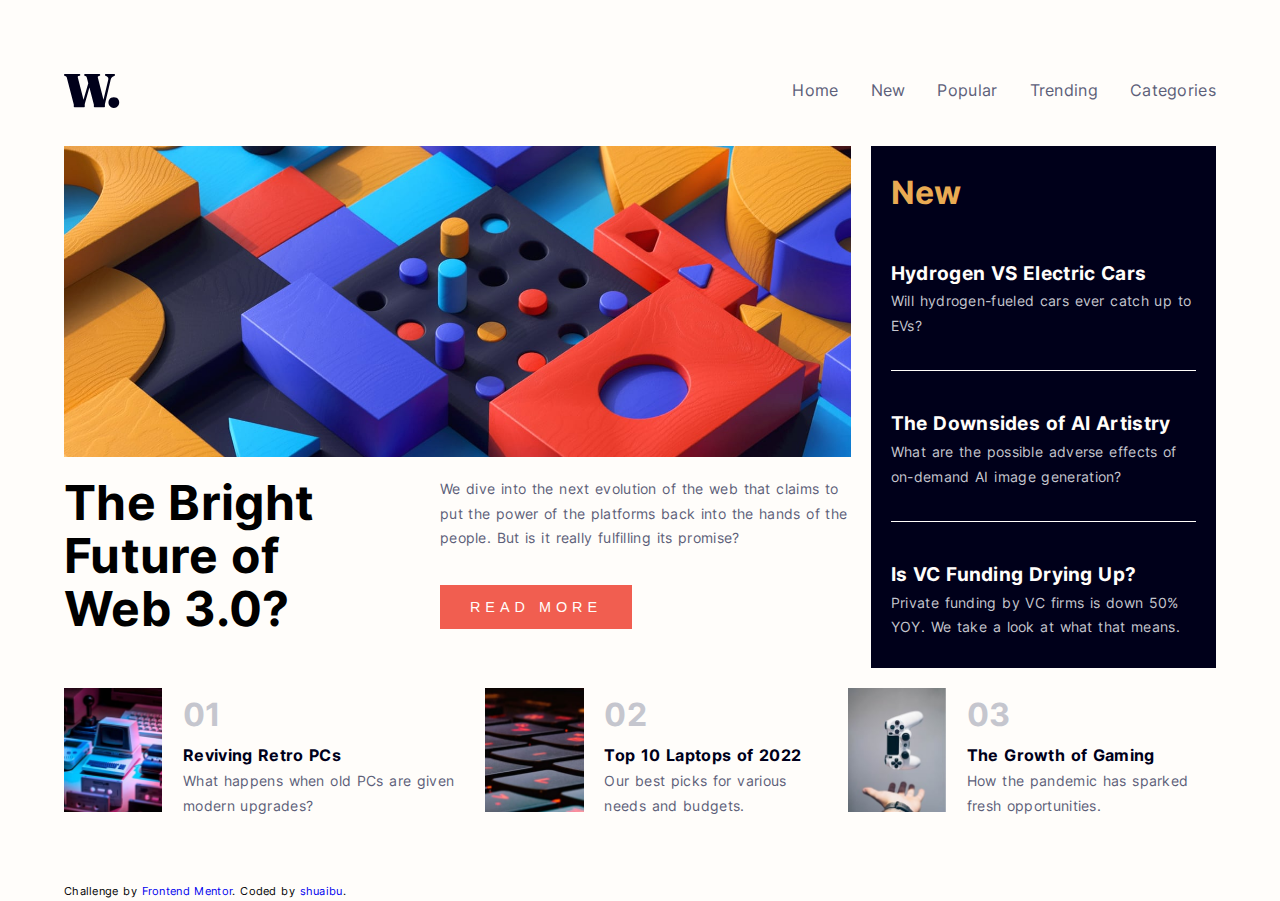
<file: index.html>
<!DOCTYPE html>
<html lang="en">
  <head>
    <meta charset="UTF-8" />
    <meta name="viewport" content="width=device-width, initial-scale=1.0" />
    <!-- displays site properly based on user's device -->

    <link
      rel="icon"
      type="image/png"
      sizes="32x32"
      href="./assets/images/favicon-32x32.png"
    />
    <title>Frontend Mentor | News homepage</title>
    <link rel="stylesheet" href="style.css" />
  </head>

  <body>
    <header class="header">
      <img src="/assets/images/logo.svg" class="icon" alt="header-ogo" />
      <a href="#" id="btnHamburger" class="menu-icon hide-for-desktop">
        <span></span>
        <span></span>
        <span></span>
      </a>

      <nav class="nav hide-for-mobile">
        <ul>
          <li><a href="">Home</a></li>
          <li><a href="">New</a></li>
          <li><a href="">Popular</a></li>
          <li><a href="">Trending</a></li>
          <li><a href="">Categories</a></li>
        </ul>
      </nav>

      <div id="mySidenav" class="sidenav">
        <img
          id="closeSidebar"
          class="closebtn"
          src="/assets/images/icon-menu-close.svg"
          alt="close-btn"
        />
        <a href="#">Home</a>
        <a href="#">New</a>
        <a href="#">Popular</a>
        <a href="#">Trending</a>
        <a href="#">Categories</a>
      </div>
    </header>

    <main class="main">
      <article class="article">
        <div class="image"></div>

        <div class="description">
          <h1 class="heading">The Bright Future of Web 3.0?</h1>
          <div class="text-desc">
            <p class="paragraph">
              We dive into the next evolution of the web that claims to put the
              power of the platforms back into the hands of the people. But is
              it really fulfilling its promise?
            </p>
            <div class="button">
              <a href="#"><button>Read more</button></a>
            </div>
          </div>
        </div>
        <div class="update">
          <h3>New</h3>
          <div class="one">
            <a href="#"><h5>Hydrogen VS Electric Cars</h5></a>
            <p>Will hydrogen-fueled cars ever catch up to EVs?</p>
          </div>
          <div class="one">
            <a href="#"><h5>The Downsides of AI Artistry</h5></a>
            <p>
              What are the possible adverse effects of on-demand AI image
              generation?
            </p>
          </div>
          <div class="one">
            <a href="#"><h5>Is VC Funding Drying Up?</h5></a>
            <p>
              Private funding by VC firms is down 50% YOY. We take a look at
              what that means.
            </p>
          </div>
        </div>

        <div class="blogs">
          <div class="row-1 flex">
            <img src="/assets/images/image-retro-pcs.jpg" alt="PC" />
            <div class="blog-desc">
              <div class="numbers">01</div>
              <a href="#"><h6>Reviving Retro PCs</h6></a>
              <p>What happens when old PCs are given modern upgrades?</p>
            </div>
          </div>
          <div class="row-2 flex">
            <img src="/assets/images/image-top-laptops.jpg" alt="keyboard" />
            <div class="blog-desc">
              <div class="numbers">02</div>
              <a href="#"><h6>Top 10 Laptops of 2022</h6></a>
              <p>Our best picks for various needs and budgets.</p>
            </div>
          </div>
          <div class="row-3 flex">
            <img src="/assets/images/image-gaming-growth.jpg" alt="" />
            <div class="blog-desc">
              <div class="numbers">03</div>
              <a href="#"><h6>The Growth of Gaming</h6></a>
              <p>How the pandemic has sparked fresh opportunities.</p>
            </div>
          </div>
        </div>
      </article>
    </main>

    <div class="attribution">
      Challenge by
      <a href="https://www.frontendmentor.io?ref=challenge" target="_blank"
        >Frontend Mentor</a
      >. Coded by <a href="https://github.com/shuaibu222/">shuaibu</a>.
    </div>
    <script src="/script.js"></script>
  </body>
</html>
</file>
<file: style.css>
/* FONT FAMILY LOCALLY */
@font-face {
  font-family: Inter;
  font-weight: 400;
  src: url("/assets/fonts/static/Inter-Regular.ttf");
  font-display: swap;
}
@font-face {
  font-family: Inter;
  font-weight: 700;
  src: url("/assets/fonts/static/Inter-Bold.ttf");
  font-display: swap;
}
@font-face {
  font-family: Inter;
  font-weight: 800;
  src: url("/assets/fonts/static/Inter-ExtraBold.ttf");
  font-display: swap;
}

/* CSS VARIABLES */
:root {
  /* COLORS */

  --soft-orange: hsl(35, 77%, 62%);
  --soft-red: hsl(5, 85%, 63%);
  --Off-white: hsl(36, 100%, 99%);
  --Grayish-blue: hsl(233, 8%, 79%);
  --Dark-grayish-blue: hsl(236, 13%, 42%);
  --Very-dark-blue: hsl(240, 100%, 5%);

  /* SCREEN SIZES */

  /* --Mobile: 23.4375em;
  --laptop: 43.75em;
  --s-laptop: 31.25em;
  --x-laptop: 56.25em;
  --xx-laptop: 70em;
  --Desktop: 90em; */

  /* FONT SIZES */

  --link-font-size: 1rem;
  --paragraph-size: 0.9375rem;
}

html {
  box-sizing: border-box;
  font-size: 100%;
  scroll-behavior: smooth;
}

/* Default styles */
/* inheritance of from html */

*,
*:before,
*:after {
  box-sizing: inherit;
  margin: 0;
  padding: 0;
}
/* Remove all animations, transitions and smooth scroll for people that prefer not to see them */

@media (prefers-reduced-motion: reduce) {
  html:focus-within {
    scroll-behavior: auto;
  }

  *,
  *::before,
  *::after {
    animation-duration: 0.01ms !important;
    animation-iteration-count: 1 !important;
    transition-duration: 0.01ms !important;
    scroll-behavior: auto !important;
  }
}

body {
  max-width: 92vw;
  margin-inline: auto;
  font-family: Inter;
  background: var(--Off-white);
  word-spacing: 1.3px;
  letter-spacing: 0.3px;
  line-height: 1.7;
  transition: background-color 200ms ease-in-out;
}

@media (min-width: 90em) {
  body {
    max-width: 80vw;
  }
}

p {
  font-size: 0.9rem;
  color: var(--Grayish-blue);
}

a:not(.icon) {
  font-size: var(--link-font-size);
  text-decoration: none;
}

/* HEADER SECTION STARTS */

.header {
  display: flex;
  justify-content: space-between;
  align-items: center;
  padding-top: 1.8rem;
  padding-bottom: 1.8rem;
  height: auto;
}

@media (min-width: 43.75em) {
  .header {
    margin-top: 2.8rem;
    margin-bottom: 0.6rem;
  }
}

.icon {
  width: 3.5rem;
}

@media (max-width: 43.75em) {
  .icon {
    width: 2.8125rem;
  }
}

/* menu hamburger */

.menu-icon span {
  height: 2px;
  width: 34px;
  display: block;
  background: black;
  transition: all 300ms ease-in-out;
  transform-origin: 7px 1px;
}
.menu-icon span:not(:last-child) {
  margin-bottom: 5px;
}

/* nav items starts here */

.nav ul {
  display: flex;
}

ul li {
  list-style-type: none;
}
ul li a {
  text-decoration: none;
  color: var(--Dark-grayish-blue);
  transition: all 200ms ease-in-out;
}

ul li:not(:last-child) {
  margin-right: 2rem;
}

ul li a:hover {
  color: var(--soft-red);
}

/* sidenav style */

.sidenav {
  height: 100%;
  width: 0;
  position: fixed;
  z-index: 10;
  top: 0;
  right: 0;
  background: var(--Off-white);
  overflow-x: hidden;
  transition: all 300ms ease-in-out;
  padding-top: 6rem;
  z-index: 10;
}
.sidenav::after {
  opacity: 1;
  position: fixed;
  top: 0px;
  right: 0px;
  bottom: 0px;
  left: 0px;
  background-image: linear-gradient(rgba(0, 0, 0, 0.4), rgba(0, 0, 0, 0.4));
  z-index: 9;
}

.sidenav a {
  padding: 0.625rem 0.625rem 0.625rem 1.4rem;
  text-decoration: none;
  color: var(--Very-dark-blue);
  display: block;
  transition: all 250ms ease-in-out;
}

.sidenav a:not(:first-child):hover {
  color: var(--soft-red);
}

.sidenav .closebtn {
  position: absolute;
  top: 2.7rem;
  left: 4rem;
  margin-left: 10rem;
  display: block;
  cursor: pointer;
}

/* nav items ends here */

/* HEADER SECTION ENDS */

/* MAIN SECTION STYLES STARTS HERE */

.main {
  padding-bottom: 4rem;
}
.article {
  display: grid;
  grid-template-areas:
    "a a a a" "a a a a" "a a a a" "b b b b" "b b b b"
    "b b b b" "c c c c" "c c c c" "c c c c" "c c c c" "d d d d"
    "d d d d" "d d d d" "d d d d";
  gap: 1.25rem;
}

.image {
  grid-area: a;
  background-image: url("/assets/images/image-web-3-mobile.jpg");
  background-repeat: no-repeat;
  background-position: center;
  background-size: cover;
  min-height: 18.75rem;
  min-width: 17.5rem;
}

.description {
  grid-area: b;
  display: grid;
  gap: 1rem;
  margin-bottom: 1.3rem;
}
.text-desc {
  display: grid;
  gap: 1rem;
}
.description .heading {
  font-size: 2.5rem;
  line-height: 1.1;
}

.description p {
  color: var(--Dark-grayish-blue);
}

.description button {
  padding: 0.875rem 1.875rem;
  font-size: 1rem;
  border: none;
  background: var(--soft-red);
  color: var(--Off-white);
  text-transform: uppercase;
  font-size: 0.9rem;
  letter-spacing: 5px;
  cursor: pointer;
  transition: 200ms ease-in-out;
}
button:hover {
  background: var(--Very-dark-blue);
  color: var(--Off-white);
}

.update {
  grid-area: c;
  display: grid;
  gap: 1.25rem;
  background: var(--Very-dark-blue);
  padding: 1.25rem;
}
.update h3 {
  font-size: 2rem;
  color: var(--soft-orange);
}

.update h5 {
  font-size: 1.2rem;
  color: var(--Off-white);
  transition: 200ms ease-in-out;
}
h5:hover {
  color: var(--soft-orange);
}

.one {
  padding-top: 1rem;
  padding-bottom: 2rem;
  border-bottom: 1px solid var(--Off-white);
}

.one:last-child {
  border: none;
  padding-bottom: 0.5rem;
}

.blogs {
  grid-area: d;
  display: grid;
  gap: 1.2rem;
}
.flex {
  display: flex;
  gap: 1.3rem;
}
.flex img {
  width: 7rem;
  height: 7.8rem;
}

.numbers {
  font-size: 2rem;
  font-weight: 700;
  color: var(--Grayish-blue);
}
.flex h6 {
  font-size: 1rem;
  color: var(--Very-dark-blue);
  transition: 200ms ease-in-out;
}
h6:hover {
  color: var(--soft-red);
}

.flex p {
  color: var(--Dark-grayish-blue);
}

.attribution {
  font-size: 0.7rem;
}
.attribution a {
  font-size: 0.7rem;
}

/* MAIN SECTION STYLES ENDS HERE */

/*

============================
SPECIAL STYLES
============================

*/

/* hide and display of nav-icon on mobile and desktop */

@media (max-width: 43.75em) {
  .hide-for-mobile {
    display: none;
  }
}

/* grid template areas breakpoints */

@media (min-width: 43.75em) {
  body {
    background: var(--Off-white) !important;
  }
  .hide-for-desktop {
    display: none;
  }
  .sidenav {
    display: none;
  }
  .article {
    grid-template-areas:
      "a a a b" "a a a b" "a a a b"
      "c c c c" "c c c c" "c c c c" "c c c c"
      "d d d d" "d d d d" "d d d d" "d d d d";
  }
  .description {
    display: flex;
    flex-direction: column;
  }
}
@media (min-width: 56.25em) {
  .article {
    grid-template-areas:
      "a a a b" "a a a b" "a a a b"
      "c c d d" "c c d d" "c c d d";
  }
}

@media (min-width: 78.9em) {
  body {
    max-width: 90vw;
  }
  .image {
    background-image: url("/assets/images/image-web-3-desktop.jpg");
  }
  .article {
    grid-template-areas:
      "a a a a c c"
      "b b b b c c"
      "d d d d d d";
  }

  .description {
    display: flex;
    flex-direction: row;
    gap: 7rem;
  }
  .blogs {
    display: flex;
  }
}
@media (min-width: 90em) {
  body {
    max-width: 80vw;
  }
}

/* exeptions breakpoint */

@media (min-width: 31.25em) {
  .description {
    display: flex;
  }
  .description .heading {
    font-size: 3rem;
  }
}
</file>
